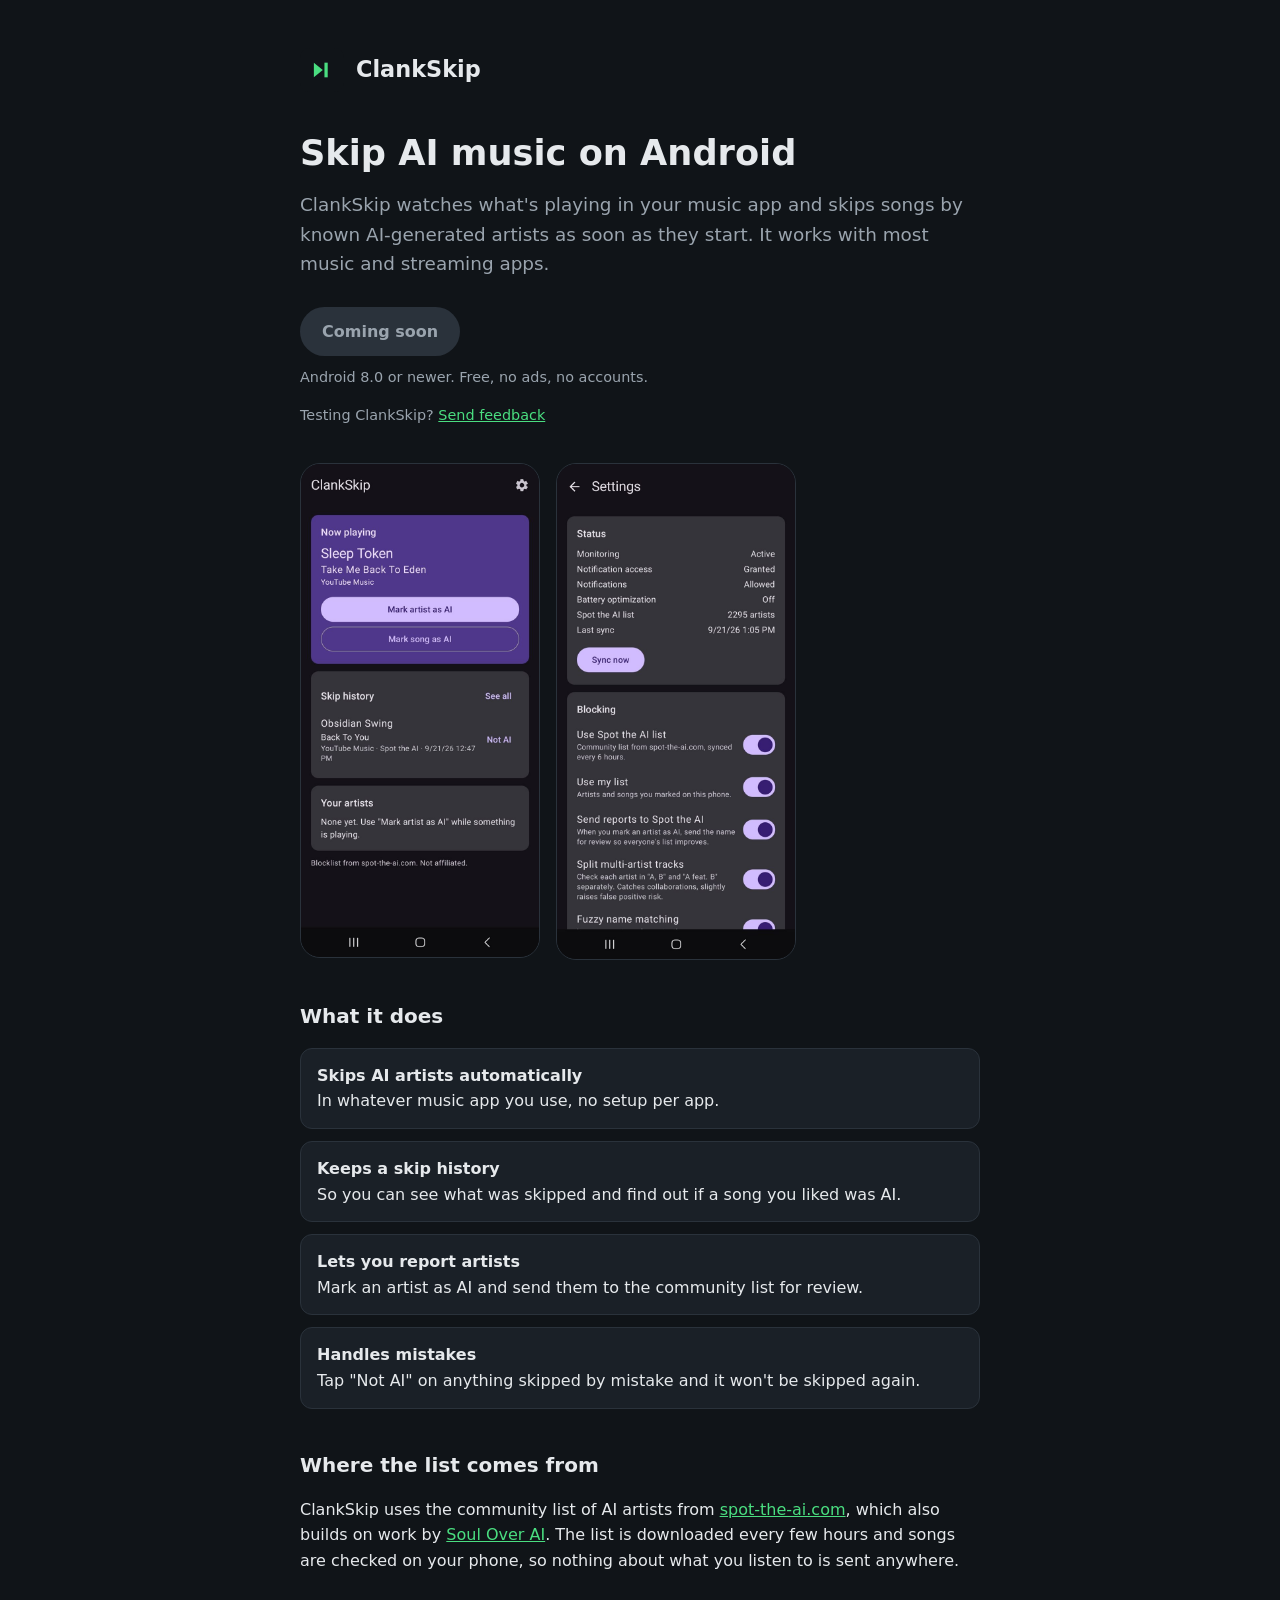
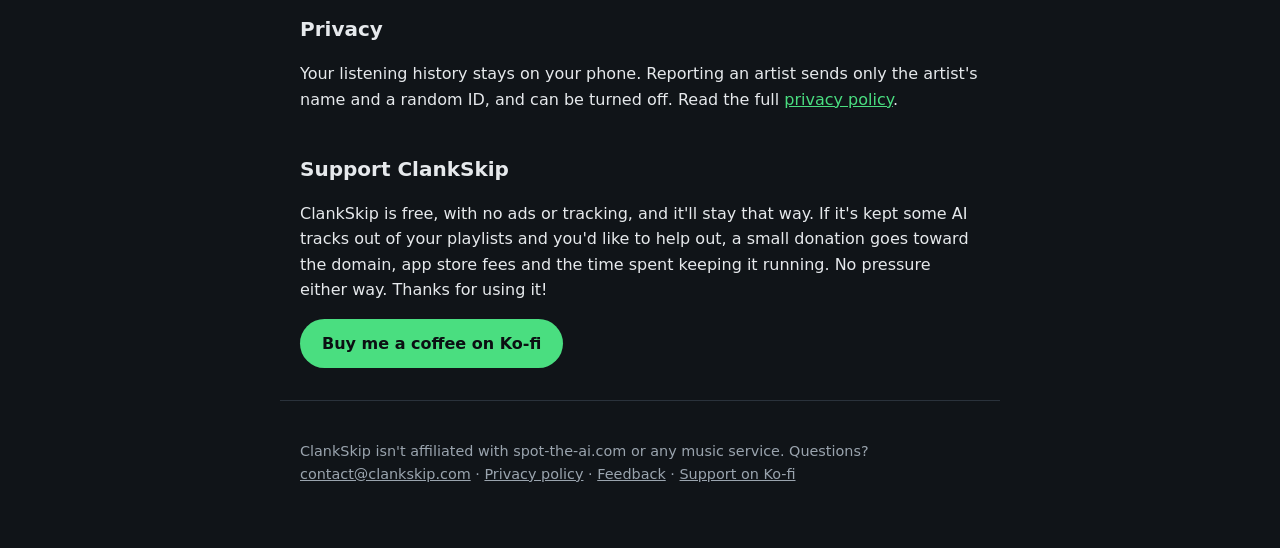
<file: index.html>
<!DOCTYPE html>
<html lang="en">
<head>
  <meta charset="utf-8">
  <meta name="viewport" content="width=device-width, initial-scale=1">
  <title>ClankSkip - Skip AI music on Android</title>
  <meta name="description" content="ClankSkip automatically skips AI-generated songs in your music apps on Android. Free and open source.">
  <link rel="icon" href="icon.svg" type="image/svg+xml">
  <link rel="stylesheet" href="style.css?v=3">
</head>
<body>
  <main>
    <header>
      <img src="icon.svg" alt="">
      <a href="./">ClankSkip</a>
    </header>

    <h1>Skip AI music on Android</h1>
    <p class="lead">
      ClankSkip watches what's playing in your music app and skips songs by known
      AI-generated artists as soon as they start. It works with most music and
      streaming apps.
    </p>

    <a class="button disabled" aria-disabled="true">Coming soon</a>
    <p class="note">Android 8.0 or newer. Free, no ads, no accounts.</p>
    <p class="note">Testing ClankSkip? <a href="feedback/">Send feedback</a></p>

    <div class="screens">
      <img src="images/home.jpg" alt="ClankSkip home screen showing the song that's playing and recent skips" width="720" height="1494" loading="lazy">
      <img src="images/settings.jpg" alt="ClankSkip settings showing status and blocking options" width="720" height="1498" loading="lazy">
    </div>

    <h2>What it does</h2>
    <ul class="features">
      <li><strong>Skips AI artists automatically</strong>In whatever music app you use, no setup per app.</li>
      <li><strong>Keeps a skip history</strong>So you can see what was skipped and find out if a song you liked was AI.</li>
      <li><strong>Lets you report artists</strong>Mark an artist as AI and send them to the community list for review.</li>
      <li><strong>Handles mistakes</strong>Tap "Not AI" on anything skipped by mistake and it won't be skipped again.</li>
    </ul>

    <h2>Where the list comes from</h2>
    <p>
      ClankSkip uses the community list of AI artists from
      <a href="https://spot-the-ai.com">spot-the-ai.com</a>, which also builds on work by
      <a href="https://souloverai.com">Soul Over AI</a>. The list is downloaded every few
      hours and songs are checked on your phone, so nothing about what you listen to is
      sent anywhere.
    </p>

    <h2>Privacy</h2>
    <p>
      Your listening history stays on your phone. Reporting an artist sends only the
      artist's name and a random ID, and can be turned off.
      Read the full <a href="privacy/">privacy policy</a>.
    </p>

    <h2>Support ClankSkip</h2>
    <p>
      ClankSkip is free, with no ads or tracking, and it'll stay that way. If it's kept
      some AI tracks out of your playlists and you'd like to help out, a small donation
      goes toward the domain, app store fees and the time spent keeping it running. No
      pressure either way. Thanks for using it!
    </p>
    <a class="button" href="https://ko-fi.com/clankskip">Buy me a coffee on Ko-fi</a>
  </main>

  <footer>
    <p>
      ClankSkip isn't affiliated with spot-the-ai.com or any music service.
      Questions? <a href="mailto:contact@clankskip.com">contact@clankskip.com</a>
      · <a href="privacy/">Privacy policy</a>
      · <a href="feedback/">Feedback</a>
      · <a href="https://ko-fi.com/clankskip">Support on Ko-fi</a>
    </p>
  </footer>
</body>
</html>
</file>
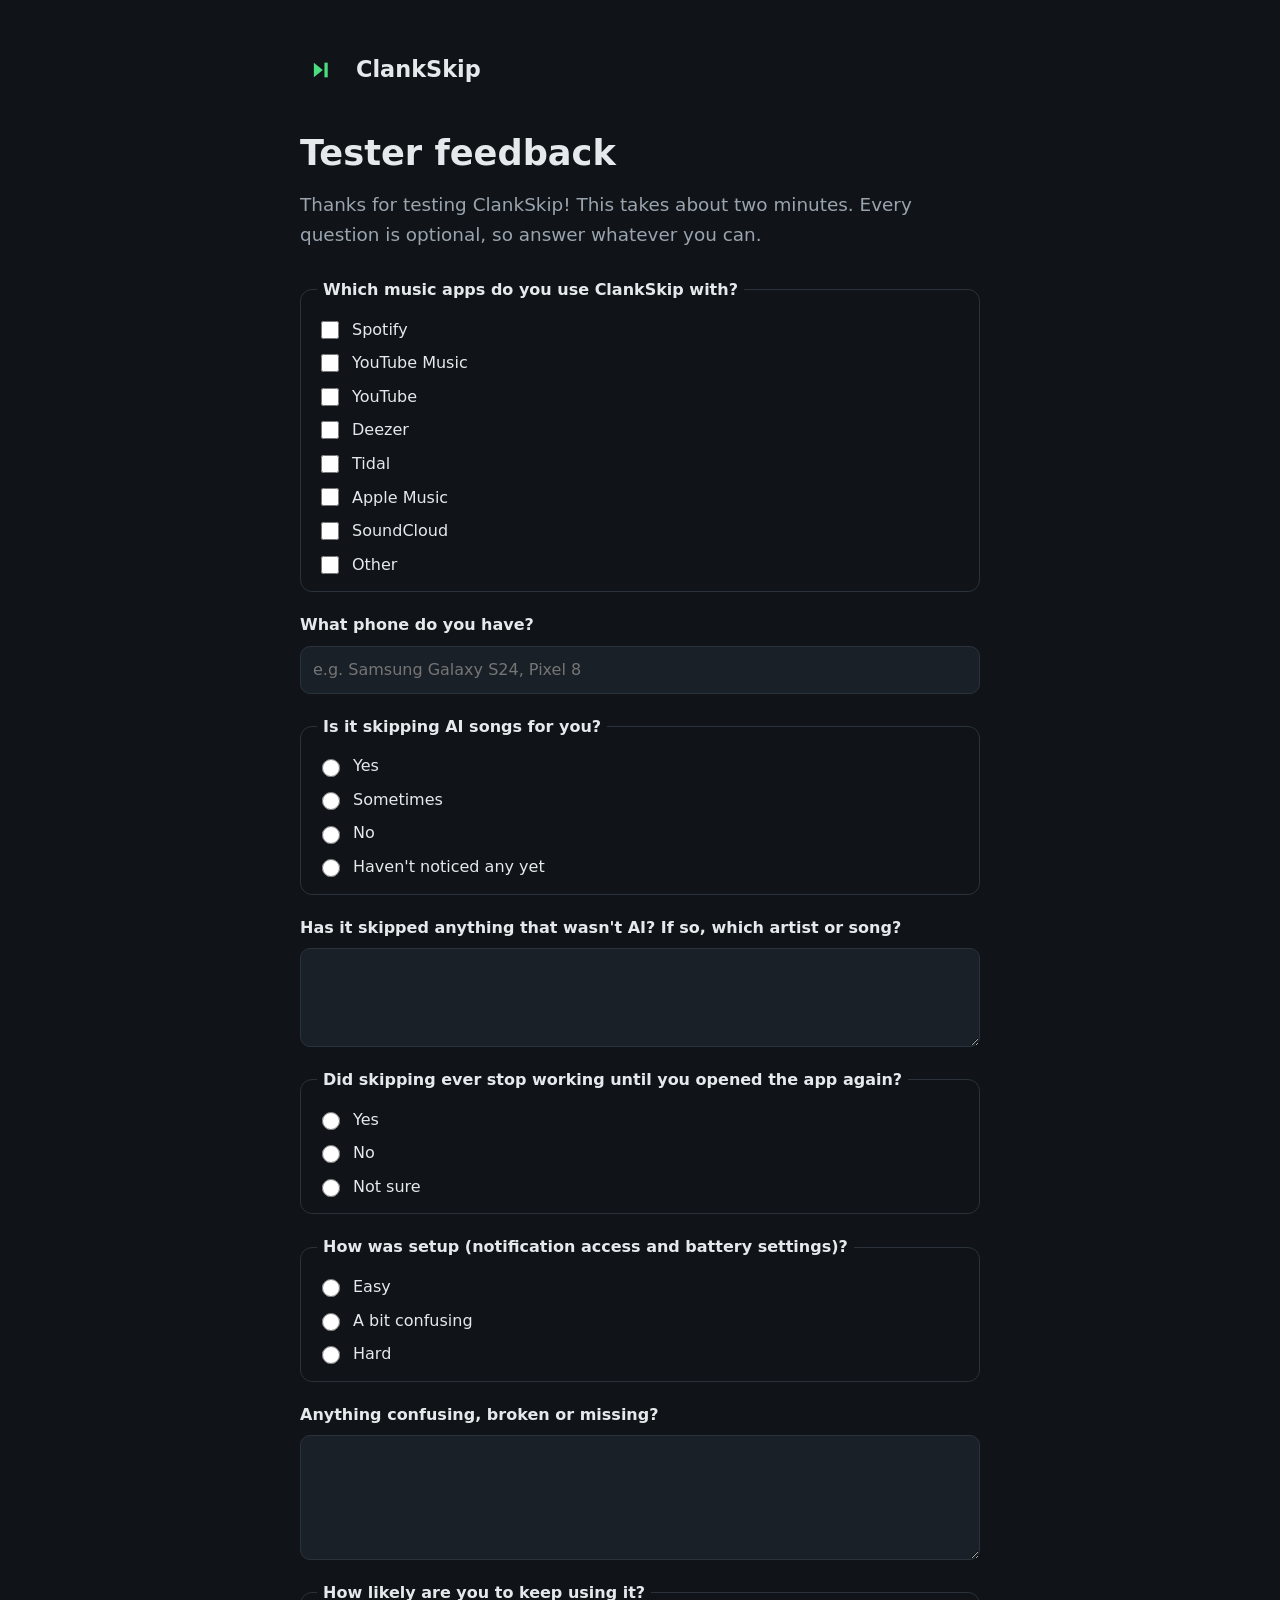
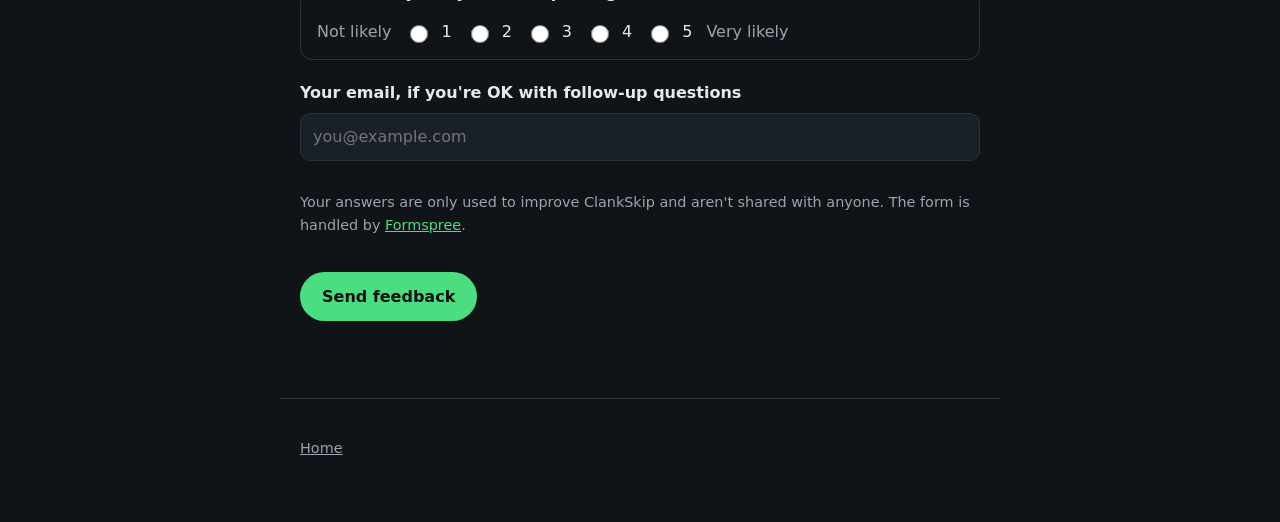
<file: feedback/index.html>
<!DOCTYPE html>
<html lang="en">
<head>
  <meta charset="utf-8">
  <meta name="viewport" content="width=device-width, initial-scale=1">
  <title>Tester Feedback - ClankSkip</title>
  <meta name="description" content="Feedback form for ClankSkip testers.">
  <meta name="robots" content="noindex">
  <link rel="icon" href="../icon.svg" type="image/svg+xml">
  <link rel="stylesheet" href="../style.css?v=3">
</head>
<body>
  <main>
    <header>
      <img src="../icon.svg" alt="">
      <a href="../">ClankSkip</a>
    </header>

    <h1>Tester feedback</h1>
    <p class="lead">
      Thanks for testing ClankSkip! This takes about two minutes. Every question is
      optional, so answer whatever you can.
    </p>

    <form id="feedback" action="https://formspree.io/f/xvkgadvo" method="POST">
      <input type="hidden" name="_subject" value="ClankSkip tester feedback">
      <input type="text" name="_gotcha" class="hidden" tabindex="-1" autocomplete="off">

      <fieldset>
        <legend>Which music apps do you use ClankSkip with?</legend>
        <label><input type="checkbox" name="apps" value="Spotify"> Spotify</label>
        <label><input type="checkbox" name="apps" value="YouTube Music"> YouTube Music</label>
        <label><input type="checkbox" name="apps" value="YouTube"> YouTube</label>
        <label><input type="checkbox" name="apps" value="Deezer"> Deezer</label>
        <label><input type="checkbox" name="apps" value="Tidal"> Tidal</label>
        <label><input type="checkbox" name="apps" value="Apple Music"> Apple Music</label>
        <label><input type="checkbox" name="apps" value="SoundCloud"> SoundCloud</label>
        <label><input type="checkbox" name="apps" value="Other"> Other</label>
      </fieldset>

      <label class="field">
        What phone do you have?
        <input type="text" name="phone" placeholder="e.g. Samsung Galaxy S24, Pixel 8">
      </label>

      <fieldset>
        <legend>Is it skipping AI songs for you?</legend>
        <label><input type="radio" name="skipping" value="Yes"> Yes</label>
        <label><input type="radio" name="skipping" value="Sometimes"> Sometimes</label>
        <label><input type="radio" name="skipping" value="No"> No</label>
        <label><input type="radio" name="skipping" value="Haven't noticed any yet"> Haven't noticed any yet</label>
      </fieldset>

      <label class="field">
        Has it skipped anything that wasn't AI? If so, which artist or song?
        <textarea name="false_positives" rows="3"></textarea>
      </label>

      <fieldset>
        <legend>Did skipping ever stop working until you opened the app again?</legend>
        <label><input type="radio" name="stopped_working" value="Yes"> Yes</label>
        <label><input type="radio" name="stopped_working" value="No"> No</label>
        <label><input type="radio" name="stopped_working" value="Not sure"> Not sure</label>
      </fieldset>

      <fieldset>
        <legend>How was setup (notification access and battery settings)?</legend>
        <label><input type="radio" name="setup" value="Easy"> Easy</label>
        <label><input type="radio" name="setup" value="A bit confusing"> A bit confusing</label>
        <label><input type="radio" name="setup" value="Hard"> Hard</label>
      </fieldset>

      <label class="field">
        Anything confusing, broken or missing?
        <textarea name="comments" rows="4"></textarea>
      </label>

      <fieldset>
        <legend>How likely are you to keep using it?</legend>
        <div class="scale">
          <span>Not likely</span>
          <label><input type="radio" name="keep_using" value="1"> 1</label>
          <label><input type="radio" name="keep_using" value="2"> 2</label>
          <label><input type="radio" name="keep_using" value="3"> 3</label>
          <label><input type="radio" name="keep_using" value="4"> 4</label>
          <label><input type="radio" name="keep_using" value="5"> 5</label>
          <span>Very likely</span>
        </div>
      </fieldset>

      <label class="field">
        Your email, if you're OK with follow-up questions
        <input type="email" name="email" placeholder="you@example.com">
      </label>

      <p class="note">
        Your answers are only used to improve ClankSkip and aren't shared with anyone.
        The form is handled by <a href="https://formspree.io/legal/privacy-policy">Formspree</a>.
      </p>

      <button type="submit" class="button">Send feedback</button>
      <p id="status" class="note" role="status"></p>
    </form>
  </main>

  <footer>
    <p><a href="../">Home</a></p>
  </footer>

  <script>
    // Submit in the background so people stay on the page and see a thank you.
    const form = document.getElementById("feedback");
    const status = document.getElementById("status");

    form.addEventListener("submit", async (event) => {
      event.preventDefault();
      const button = form.querySelector("button");
      button.disabled = true;
      status.textContent = "Sending...";

      // Join multiple checked apps into one answer, e.g. "Spotify, YouTube Music".
      const data = {};
      for (const [key, value] of new FormData(form)) {
        data[key] = key in data ? data[key] + ", " + value : value;
      }

      try {
        const response = await fetch(form.action, {
          method: "POST",
          body: JSON.stringify(data),
          headers: { "Content-Type": "application/json", Accept: "application/json" },
        });
        if (!response.ok) throw new Error();
        form.innerHTML = "<h2>Thanks!</h2><p>Your feedback was sent. It really helps.</p>";
      } catch {
        status.textContent = "Something went wrong. Please try again, or email contact@clankskip.com.";
        button.disabled = false;
      }
    });
  </script>
</body>
</html>
</file>
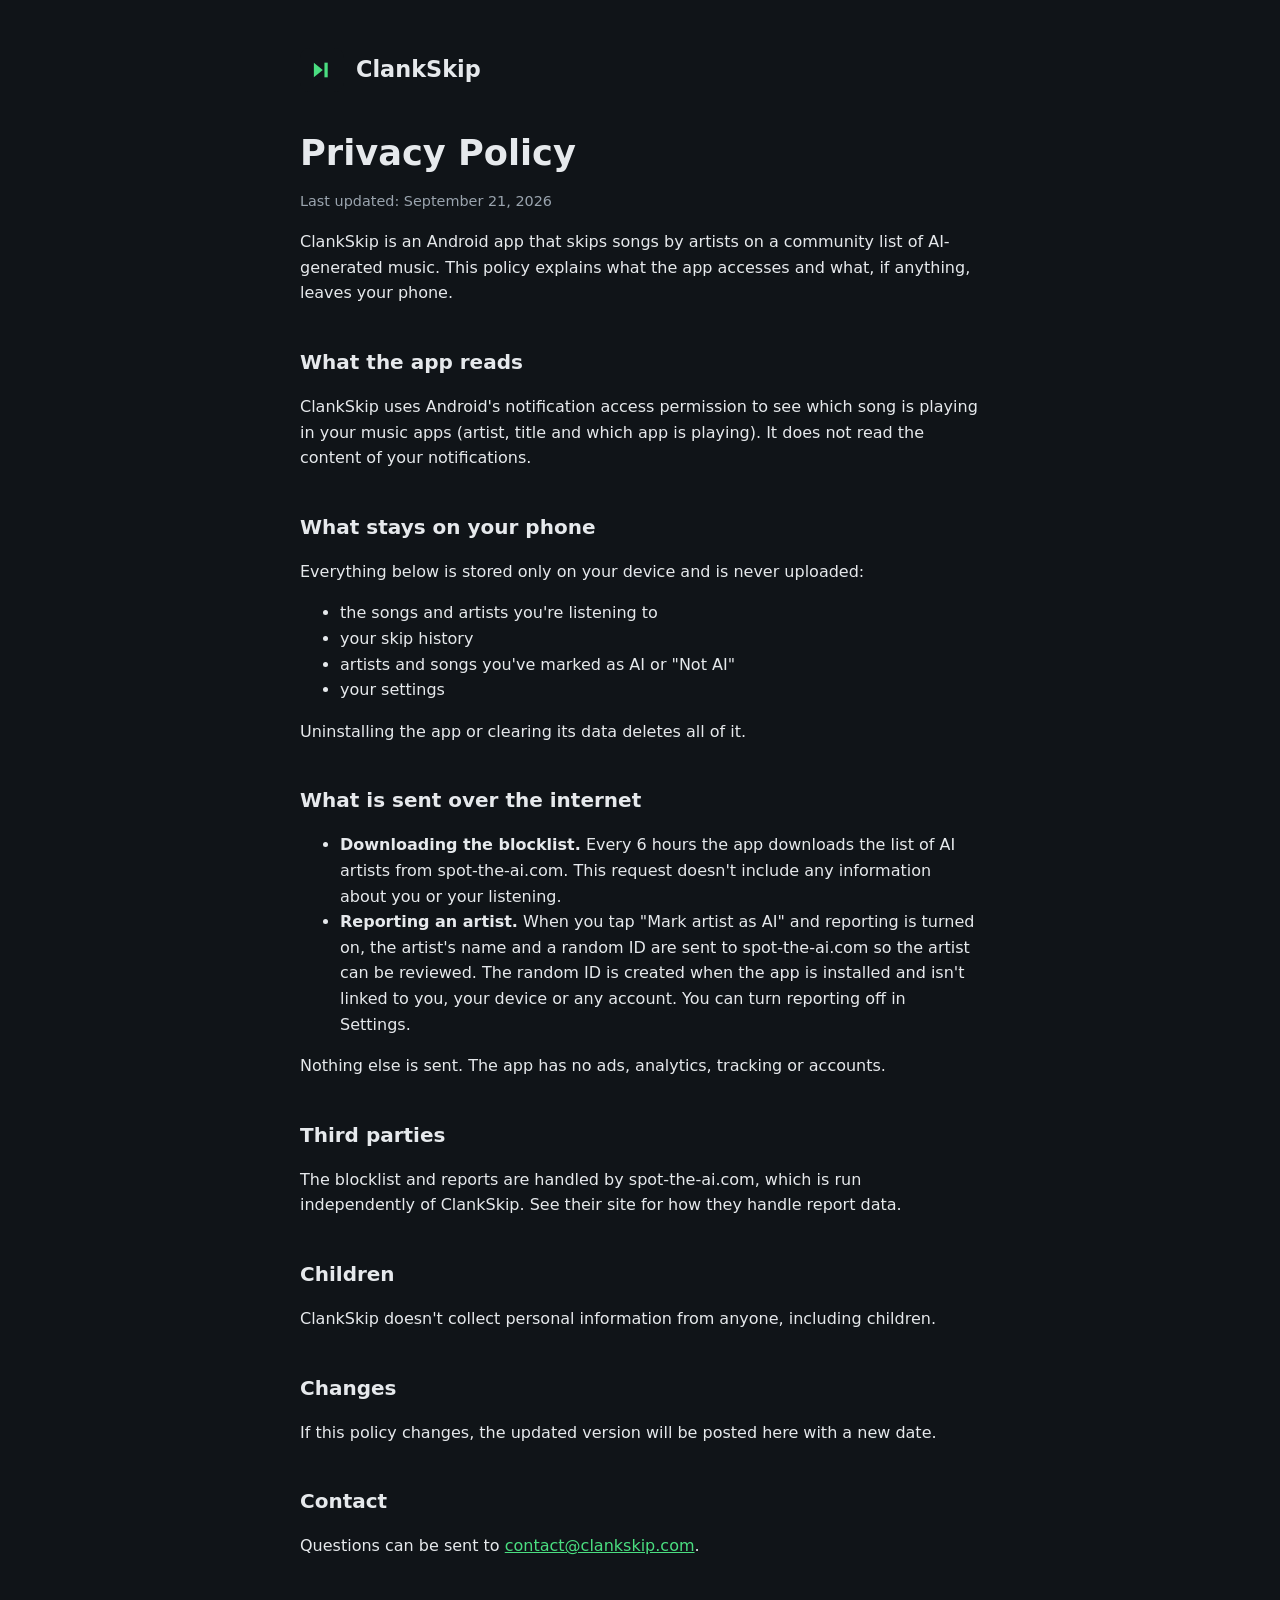
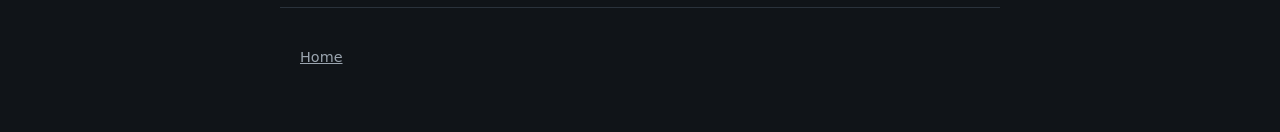
<file: privacy/index.html>
<!DOCTYPE html>
<html lang="en">
<head>
  <meta charset="utf-8">
  <meta name="viewport" content="width=device-width, initial-scale=1">
  <title>Privacy Policy - ClankSkip</title>
  <meta name="description" content="Privacy policy for the ClankSkip Android app.">
  <link rel="icon" href="../icon.svg" type="image/svg+xml">
  <link rel="stylesheet" href="../style.css?v=3">
</head>
<body>
  <main>
    <header>
      <img src="../icon.svg" alt="">
      <a href="../">ClankSkip</a>
    </header>

    <h1>Privacy Policy</h1>
    <p class="note">Last updated: September 21, 2026</p>

    <p>
      ClankSkip is an Android app that skips songs by artists on a community list of
      AI-generated music. This policy explains what the app accesses and what, if
      anything, leaves your phone.
    </p>

    <h2>What the app reads</h2>
    <p>
      ClankSkip uses Android's notification access permission to see which song is
      playing in your music apps (artist, title and which app is playing). It does not
      read the content of your notifications.
    </p>

    <h2>What stays on your phone</h2>
    <p>Everything below is stored only on your device and is never uploaded:</p>
    <ul>
      <li>the songs and artists you're listening to</li>
      <li>your skip history</li>
      <li>artists and songs you've marked as AI or "Not AI"</li>
      <li>your settings</li>
    </ul>
    <p>Uninstalling the app or clearing its data deletes all of it.</p>

    <h2>What is sent over the internet</h2>
    <ul>
      <li>
        <strong>Downloading the blocklist.</strong> Every 6 hours the app downloads the
        list of AI artists from spot-the-ai.com. This request doesn't include any
        information about you or your listening.
      </li>
      <li>
        <strong>Reporting an artist.</strong> When you tap "Mark artist as AI" and
        reporting is turned on, the artist's name and a random ID are sent to
        spot-the-ai.com so the artist can be reviewed. The random ID is created when the
        app is installed and isn't linked to you, your device or any account. You can
        turn reporting off in Settings.
      </li>
    </ul>
    <p>Nothing else is sent. The app has no ads, analytics, tracking or accounts.</p>

    <h2>Third parties</h2>
    <p>
      The blocklist and reports are handled by spot-the-ai.com, which is run
      independently of ClankSkip. See their site for how they handle report data.
    </p>

    <h2>Children</h2>
    <p>ClankSkip doesn't collect personal information from anyone, including children.</p>

    <h2>Changes</h2>
    <p>If this policy changes, the updated version will be posted here with a new date.</p>

    <h2>Contact</h2>
    <p>Questions can be sent to <a href="mailto:contact@clankskip.com">contact@clankskip.com</a>.</p>
  </main>

  <footer>
    <p><a href="../">Home</a></p>
  </footer>
</body>
</html>
</file>
<file: style.css>
:root {
  --bg: #101418;
  --card: #1a2027;
  --text: #e6e9ec;
  --muted: #9aa4ae;
  --accent: #4ade80;
  --border: #2a323b;
}

* {
  box-sizing: border-box;
}

body {
  margin: 0;
  background: var(--bg);
  color: var(--text);
  font-family: system-ui, -apple-system, "Segoe UI", Roboto, sans-serif;
  line-height: 1.6;
}

a {
  color: var(--accent);
}

main {
  max-width: 720px;
  margin: 0 auto;
  padding: 48px 20px 32px;
}

header {
  display: flex;
  align-items: center;
  gap: 12px;
  margin-bottom: 40px;
}

header img {
  width: 44px;
  height: 44px;
}

header a {
  color: var(--text);
  text-decoration: none;
  font-size: 1.4rem;
  font-weight: 700;
}

h1 {
  font-size: 2.2rem;
  line-height: 1.2;
  margin: 0 0 16px;
}

h2 {
  font-size: 1.25rem;
  margin: 40px 0 12px;
}

.lead {
  font-size: 1.15rem;
  color: var(--muted);
  margin: 0 0 28px;
}

.button {
  display: inline-block;
  background: var(--accent);
  color: #0b0f12;
  font-weight: 600;
  padding: 12px 22px;
  border-radius: 999px;
  text-decoration: none;
}

.button.disabled {
  background: var(--border);
  color: var(--muted);
}

.note {
  color: var(--muted);
  font-size: 0.9rem;
  margin-top: 10px;
}

.screens {
  display: grid;
  grid-template-columns: repeat(2, minmax(0, 240px));
  gap: 16px;
  margin-top: 36px;
}

.screens img {
  width: 100%;
  height: auto;
  border-radius: 20px;
  border: 1px solid var(--border);
}

.features {
  list-style: none;
  padding: 0;
  display: grid;
  gap: 12px;
}

.features li {
  background: var(--card);
  border: 1px solid var(--border);
  border-radius: 12px;
  padding: 14px 16px;
}

.features strong {
  display: block;
}

form {
  display: grid;
  gap: 20px;
}

fieldset {
  border: 1px solid var(--border);
  border-radius: 12px;
  padding: 14px 16px;
  margin: 0;
  display: grid;
  gap: 8px;
}

legend {
  padding: 0 6px;
  font-weight: 600;
}

fieldset label {
  display: flex;
  align-items: center;
  gap: 10px;
}

.field {
  display: grid;
  gap: 8px;
  font-weight: 600;
}

input[type="text"],
input[type="email"],
textarea {
  width: 100%;
  background: var(--card);
  color: var(--text);
  border: 1px solid var(--border);
  border-radius: 10px;
  padding: 10px 12px;
  font: inherit;
  font-weight: 400;
}

input[type="checkbox"],
input[type="radio"] {
  accent-color: var(--accent);
  width: 18px;
  height: 18px;
}

.scale {
  display: flex;
  flex-wrap: wrap;
  align-items: center;
  gap: 14px;
  color: var(--muted);
}

.scale label {
  color: var(--text);
}

button.button {
  border: none;
  font: inherit;
  font-weight: 600;
  cursor: pointer;
  justify-self: start;
}

button.button:disabled {
  opacity: 0.6;
}

.hidden {
  display: none;
}

footer {
  max-width: 720px;
  margin: 0 auto;
  padding: 24px 20px 48px;
  border-top: 1px solid var(--border);
  color: var(--muted);
  font-size: 0.9rem;
}

footer a {
  color: var(--muted);
}
</file>
